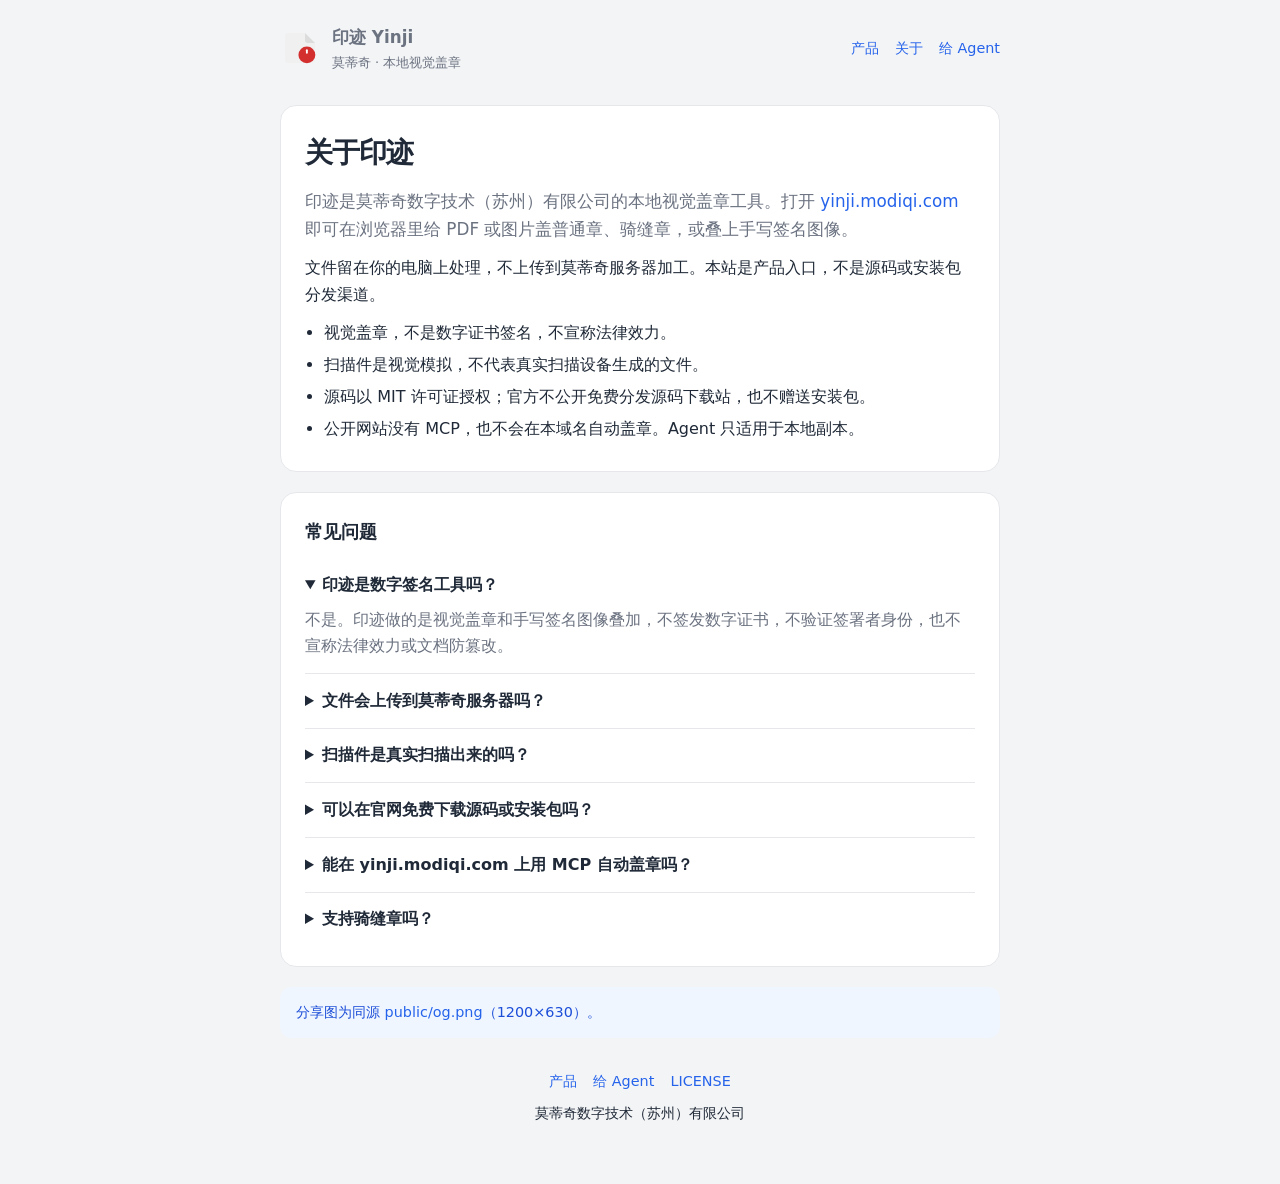
<file: about/index.html>
<!DOCTYPE html>
<html lang="zh-CN">
  <head>
    <meta charset="UTF-8" />
    <meta name="viewport" content="width=device-width, initial-scale=1.0" />
    <meta
      http-equiv="Content-Security-Policy"
      content="default-src 'self'; script-src 'self' 'unsafe-inline'; style-src 'self' 'unsafe-inline'; img-src 'self'; font-src 'self'; connect-src 'none'; base-uri 'self'; form-action 'self'; object-src 'none'; frame-ancestors 'none'"
    />
    <title>关于印迹 Yinji｜本地视觉盖章 - 莫蒂奇</title>
    <meta
      name="description"
      content="印迹（Yinji）是莫蒂奇的本地视觉盖章工具：普通章、骑缝章、手写签名图像都在浏览器里完成。不是数字证书签名；扫描件是视觉模拟。"
    />
    <meta name="keywords" content="印迹, 视觉盖章, 骑缝章" />
    <link rel="canonical" href="https://yinji.modiqi.com/about/" />
    <link rel="alternate" hreflang="zh-CN" href="https://yinji.modiqi.com/about/" />
    <link rel="alternate" hreflang="x-default" href="https://yinji.modiqi.com/about/" />
    <link rel="icon" type="image/svg+xml" href="/public/favicon.svg" />
    <meta property="og:type" content="website" />
    <meta property="og:locale" content="zh_CN" />
    <meta property="og:site_name" content="印迹 Yinji" />
    <meta property="og:title" content="关于印迹 Yinji｜本地视觉盖章 - 莫蒂奇" />
    <meta
      property="og:description"
      content="本地视觉盖章，不是数字证书签名。扫描件为视觉模拟。文件在浏览器本地处理。"
    />
    <meta property="og:url" content="https://yinji.modiqi.com/about/" />
    <meta property="og:image" content="https://yinji.modiqi.com/public/og.png" />
    <meta property="og:image:type" content="image/png" />
    <meta property="og:image:alt" content="印迹 Yinji 本地视觉盖章" />
    <meta name="twitter:card" content="summary" />
    <meta name="twitter:title" content="关于印迹 Yinji｜本地视觉盖章 - 莫蒂奇" />
    <meta
      name="twitter:description"
      content="本地视觉盖章，不是数字证书签名。扫描件为视觉模拟。文件在浏览器本地处理。"
    />
    <meta name="twitter:image" content="https://yinji.modiqi.com/public/og.png" />
    <script type="application/ld+json">
      {
        "@context": "https://schema.org",
        "@graph": [
          {
            "@type": "Organization",
            "@id": "https://www.modiqi.com/#organization",
            "name": "莫蒂奇数字技术（苏州）有限公司",
            "url": "https://www.modiqi.com/"
          },
          {
            "@type": "SoftwareApplication",
            "@id": "https://yinji.modiqi.com/#app",
            "name": "印迹",
            "alternateName": ["Yinji", "印迹 Yinji"],
            "url": "https://yinji.modiqi.com/",
            "description": "在浏览器本地给 PDF 和图片做视觉盖章、骑缝章和手写签名图像叠加。不是数字证书签名。扫描件为视觉模拟。文件不上传到服务器加工。",
            "applicationCategory": "UtilitiesApplication",
            "operatingSystem": "Web browser",
            "browserRequirements": "Requires a modern HTML5 browser. Processing stays on-device.",
            "inLanguage": "zh-CN",
            "softwareVersion": "1.3.0",
            "license": "https://yinji.modiqi.com/LICENSE",
            "creator": { "@id": "https://www.modiqi.com/#organization" },
            "publisher": { "@id": "https://www.modiqi.com/#organization" },
            "offers": {
              "@type": "Offer",
              "url": "https://yinji.modiqi.com/"
            },
            "featureList": [
              "PDF / PNG / JPG 视觉盖章",
              "骑缝章",
              "手写签名图像",
              "扫描视觉模拟",
              "浏览器本地处理"
            ]
          },
          {
            "@type": "FAQPage",
            "@id": "https://yinji.modiqi.com/about/#faq",
            "url": "https://yinji.modiqi.com/about/",
            "inLanguage": "zh-CN",
            "mainEntity": [
              {
                "@type": "Question",
                "name": "印迹是数字签名工具吗？",
                "acceptedAnswer": {
                  "@type": "Answer",
                  "text": "不是。印迹做的是视觉盖章和手写签名图像叠加，不签发数字证书，不验证签署者身份，也不宣称法律效力或文档防篡改。"
                }
              },
              {
                "@type": "Question",
                "name": "文件会上传到莫蒂奇服务器吗？",
                "acceptedAnswer": {
                  "@type": "Answer",
                  "text": "不会。官方站点是产品入口，打开、盖章、导出都在你的浏览器本地完成，文件不上传到服务器加工。"
                }
              },
              {
                "@type": "Question",
                "name": "扫描件是真实扫描出来的吗？",
                "acceptedAnswer": {
                  "@type": "Answer",
                  "text": "不是。扫描件是视觉模拟效果，不代表文件由真实扫描设备生成。"
                }
              },
              {
                "@type": "Question",
                "name": "可以在官网免费下载源码或安装包吗？",
                "acceptedAnswer": {
                  "@type": "Answer",
                  "text": "源码以 MIT 许可证授权给合法取得副本的人。官方不公开免费分发源码下载站，也不把安装包当作赠品提供。本站是浏览器内使用的产品入口。"
                }
              },
              {
                "@type": "Question",
                "name": "能在 yinji.modiqi.com 上用 MCP 自动盖章吗？",
                "acceptedAnswer": {
                  "@type": "Answer",
                  "text": "不能。公开网站不提供 MCP，也不会在该域名上执行 Agent 自动盖章。MCP 与 agent-manifest 只适用于你自己的本地副本。"
                }
              },
              {
                "@type": "Question",
                "name": "支持骑缝章吗？",
                "acceptedAnswer": {
                  "@type": "Answer",
                  "text": "支持在本地给多页文件叠加视觉骑缝章。这仍是视觉效果，不是数字签名。"
                }
              }
            ]
          }
        ]
      }
    </script>
    <style>
      :root {
        --bg: #f3f4f6;
        --surface: #ffffff;
        --text: #1f2937;
        --muted: #6b7280;
        --line: #e5e7eb;
        --primary: #2563eb;
        --primary-bg: #eff6ff;
      }
      * { box-sizing: border-box; margin: 0; padding: 0; }
      body {
        font-family: system-ui, -apple-system, "Segoe UI", "Noto Sans SC", "PingFang SC", sans-serif;
        background: var(--bg);
        color: var(--text);
        line-height: 1.65;
      }
      a { color: var(--primary); text-decoration: none; }
      a:hover { text-decoration: underline; }
      .wrap { max-width: 760px; margin: 0 auto; padding: 1.5rem 1.25rem 3rem; }
      header {
        display: flex;
        align-items: center;
        justify-content: space-between;
        gap: 1rem;
        margin-bottom: 2rem;
      }
      .brand { display: flex; align-items: center; gap: 0.75rem; color: inherit; }
      .brand img { width: 40px; height: 40px; }
      .brand strong { display: block; font-size: 1.05rem; }
      .brand span { display: block; font-size: 0.8rem; color: var(--muted); }
      nav { display: flex; gap: 1rem; font-size: 0.9rem; }
      .card {
        background: var(--surface);
        border: 1px solid var(--line);
        border-radius: 16px;
        padding: 1.5rem 1.5rem 1.25rem;
        margin-bottom: 1.25rem;
      }
      h1 { font-size: 1.75rem; letter-spacing: -0.03em; margin-bottom: 0.75rem; }
      h2 { font-size: 1.15rem; margin: 0 0 0.75rem; }
      p { color: var(--text); margin-bottom: 0.75rem; }
      .lede { font-size: 1.05rem; color: var(--muted); }
      ul { padding-left: 1.2rem; margin-bottom: 0.5rem; }
      li { margin: 0.35rem 0; }
      details {
        border-top: 1px solid var(--line);
        padding: 0.85rem 0;
      }
      details:first-of-type { border-top: 0; }
      summary { cursor: pointer; font-weight: 600; }
      details p { margin: 0.5rem 0 0; color: var(--muted); }
      .note {
        background: var(--primary-bg);
        border-radius: 12px;
        padding: 0.85rem 1rem;
        color: #1d4ed8;
        font-size: 0.9rem;
      }
      footer {
        margin-top: 2rem;
        font-size: 0.85rem;
        color: var(--muted);
        text-align: center;
      }
      footer nav { justify-content: center; margin-bottom: 0.5rem; }
    </style>
  </head>
  <body>
    <div class="wrap">
      <header>
        <a class="brand" href="/">
          <img src="/public/favicon.svg" alt="" width="40" height="40" />
          <span>
            <strong>印迹 Yinji</strong>
            <span>莫蒂奇 · 本地视觉盖章</span>
          </span>
        </a>
        <nav aria-label="站点">
          <a href="/">产品</a>
          <a href="/about/" aria-current="page">关于</a>
          <a href="/for-agents/">给 Agent</a>
        </nav>
      </header>

      <article class="card">
        <h1>关于印迹</h1>
        <p class="lede">
          印迹是莫蒂奇数字技术（苏州）有限公司的本地视觉盖章工具。打开
          <a href="https://yinji.modiqi.com/">yinji.modiqi.com</a>
          即可在浏览器里给 PDF 或图片盖普通章、骑缝章，或叠上手写签名图像。
        </p>
        <p>
          文件留在你的电脑上处理，不上传到莫蒂奇服务器加工。本站是产品入口，不是源码或安装包分发渠道。
        </p>
        <ul>
          <li>视觉盖章，不是数字证书签名，不宣称法律效力。</li>
          <li>扫描件是视觉模拟，不代表真实扫描设备生成的文件。</li>
          <li>源码以 MIT 许可证授权；官方不公开免费分发源码下载站，也不赠送安装包。</li>
          <li>公开网站没有 MCP，也不会在本域名自动盖章。Agent 只适用于本地副本。</li>
        </ul>
      </article>

      <section class="card" id="faq" aria-labelledby="faq-heading">
        <h2 id="faq-heading">常见问题</h2>
        <details open>
          <summary>印迹是数字签名工具吗？</summary>
          <p>不是。印迹做的是视觉盖章和手写签名图像叠加，不签发数字证书，不验证签署者身份，也不宣称法律效力或文档防篡改。</p>
        </details>
        <details>
          <summary>文件会上传到莫蒂奇服务器吗？</summary>
          <p>不会。官方站点是产品入口，打开、盖章、导出都在你的浏览器本地完成，文件不上传到服务器加工。</p>
        </details>
        <details>
          <summary>扫描件是真实扫描出来的吗？</summary>
          <p>不是。扫描件是视觉模拟效果，不代表文件由真实扫描设备生成。</p>
        </details>
        <details>
          <summary>可以在官网免费下载源码或安装包吗？</summary>
          <p>源码以 MIT 许可证授权给合法取得副本的人。官方不公开免费分发源码下载站，也不把安装包当作赠品提供。本站是浏览器内使用的产品入口。</p>
        </details>
        <details>
          <summary>能在 yinji.modiqi.com 上用 MCP 自动盖章吗？</summary>
          <p>不能。公开网站不提供 MCP，也不会在该域名上执行 Agent 自动盖章。MCP 与 agent-manifest 只适用于你自己的本地副本。</p>
        </details>
        <details>
          <summary>支持骑缝章吗？</summary>
          <p>支持在本地给多页文件叠加视觉骑缝章。这仍是视觉效果，不是数字签名。</p>
        </details>
      </section>

      <p class="note">
        分享图为同源 <a href="/public/og.png">public/og.png</a>（1200×630）。
      </p>

      <footer>
        <nav aria-label="页脚">
          <a href="/">产品</a>
          <a href="/for-agents/">给 Agent</a>
          <a href="/LICENSE">LICENSE</a>
        </nav>
        <p>莫蒂奇数字技术（苏州）有限公司</p>
      </footer>
    </div>
  </body>
</html>
</file>
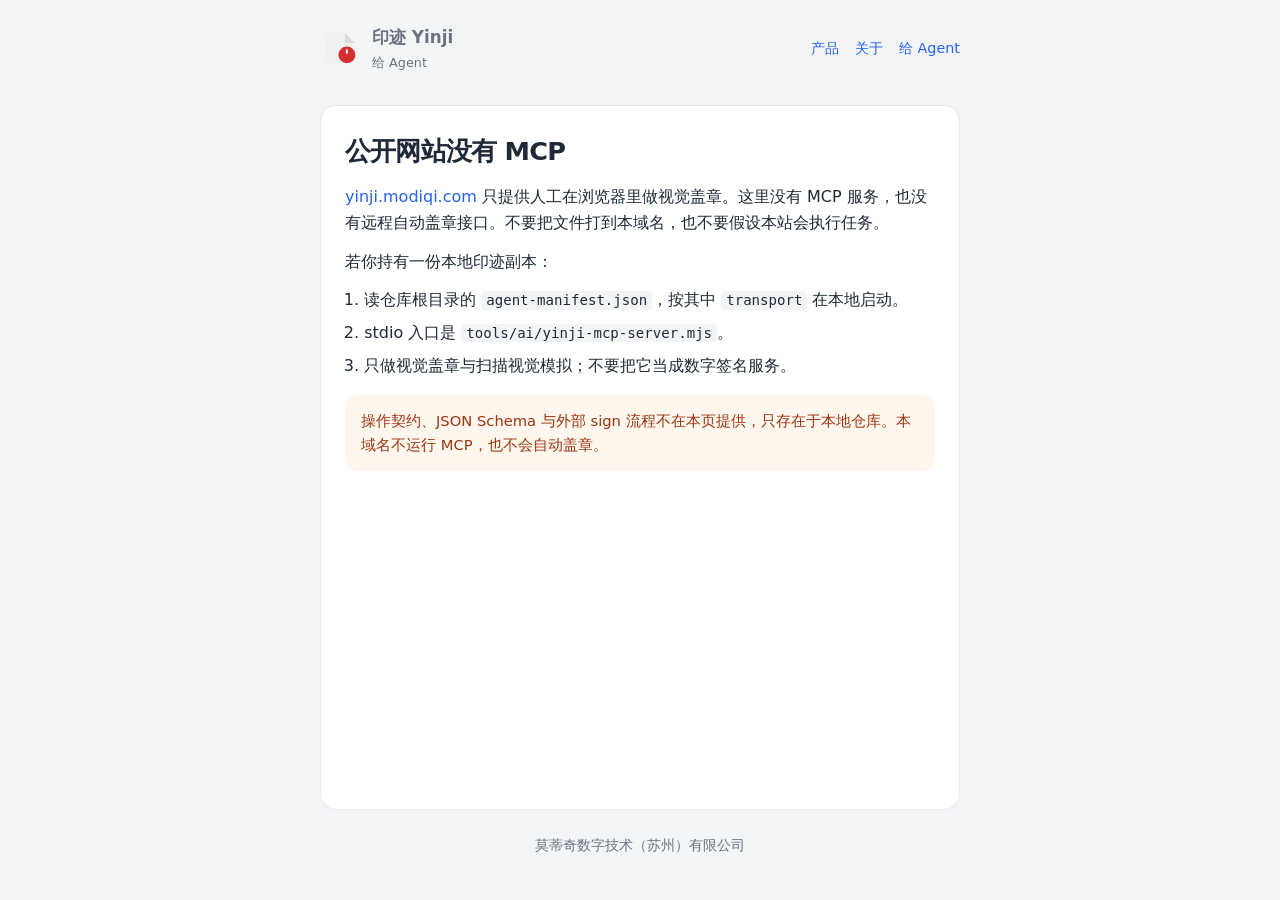
<file: for-agents/index.html>
<!DOCTYPE html>
<html lang="zh-CN">
  <head>
    <meta charset="UTF-8" />
    <meta name="viewport" content="width=device-width, initial-scale=1.0" />
    <meta
      http-equiv="Content-Security-Policy"
      content="default-src 'self'; script-src 'none'; style-src 'self' 'unsafe-inline'; img-src 'self'; font-src 'self'; connect-src 'none'; base-uri 'self'; form-action 'self'; object-src 'none'; frame-ancestors 'none'"
    />
    <title>给 Agent｜印迹 Yinji - 莫蒂奇</title>
    <meta
      name="description"
      content="yinji.modiqi.com 公开网站不提供 MCP，也不会远程自动盖章。Agent 只适用于你自己的本地印迹副本：agent-manifest 与 yinji-mcp-server。"
    />
    <meta name="keywords" content="印迹, 视觉盖章, 骑缝章" />
    <link rel="canonical" href="https://yinji.modiqi.com/for-agents/" />
    <link rel="alternate" hreflang="zh-CN" href="https://yinji.modiqi.com/for-agents/" />
    <link rel="alternate" hreflang="x-default" href="https://yinji.modiqi.com/for-agents/" />
    <link rel="icon" type="image/svg+xml" href="/public/favicon.svg" />
    <meta property="og:type" content="website" />
    <meta property="og:locale" content="zh_CN" />
    <meta property="og:site_name" content="印迹 Yinji" />
    <meta property="og:title" content="给 Agent｜印迹 Yinji - 莫蒂奇" />
    <meta
      property="og:description"
      content="公开网站无 MCP。Agent 只在本地副本使用 agent-manifest 与 yinji-mcp-server。"
    />
    <meta property="og:url" content="https://yinji.modiqi.com/for-agents/" />
    <meta property="og:image" content="https://yinji.modiqi.com/public/og.png" />
    <meta property="og:image:type" content="image/png" />
    <meta name="twitter:card" content="summary" />
    <meta name="twitter:title" content="给 Agent｜印迹 Yinji - 莫蒂奇" />
    <meta
      name="twitter:description"
      content="公开网站无 MCP。Agent 只在本地副本使用 agent-manifest 与 yinji-mcp-server。"
    />
    <meta name="twitter:image" content="https://yinji.modiqi.com/public/og.png" />
    <style>
      :root {
        --bg: #f3f4f6;
        --surface: #ffffff;
        --text: #1f2937;
        --muted: #6b7280;
        --line: #e5e7eb;
        --primary: #2563eb;
      }
      * { box-sizing: border-box; margin: 0; padding: 0; }
      html, body { height: 100%; }
      body {
        font-family: system-ui, -apple-system, "Segoe UI", "Noto Sans SC", "PingFang SC", sans-serif;
        background: var(--bg);
        color: var(--text);
        line-height: 1.65;
        min-height: 100vh;
      }
      a { color: var(--primary); text-decoration: none; }
      a:hover { text-decoration: underline; }
      .wrap {
        max-width: 680px;
        margin: 0 auto;
        padding: 1.5rem 1.25rem 2rem;
        min-height: 100vh;
        display: flex;
        flex-direction: column;
      }
      header {
        display: flex;
        align-items: center;
        justify-content: space-between;
        gap: 1rem;
        margin-bottom: 2rem;
      }
      .brand { display: flex; align-items: center; gap: 0.75rem; color: inherit; }
      .brand img { width: 40px; height: 40px; }
      .brand strong { display: block; font-size: 1.05rem; }
      .brand span { display: block; font-size: 0.8rem; color: var(--muted); }
      nav { display: flex; gap: 1rem; font-size: 0.9rem; }
      .card {
        background: var(--surface);
        border: 1px solid var(--line);
        border-radius: 16px;
        padding: 1.5rem;
        flex: 1;
      }
      h1 { font-size: 1.6rem; letter-spacing: -0.03em; margin-bottom: 0.75rem; }
      p { margin-bottom: 0.75rem; }
      ol { padding-left: 1.2rem; margin: 0.5rem 0 1rem; }
      li { margin: 0.4rem 0; }
      code {
        font-family: ui-monospace, SFMono-Regular, Menlo, Consolas, monospace;
        font-size: 0.88em;
        background: #f3f4f6;
        padding: 0.1em 0.35em;
        border-radius: 4px;
      }
      .warn {
        margin-top: 1rem;
        padding: 0.85rem 1rem;
        border-radius: 12px;
        background: #fff7ed;
        color: #9a3412;
        font-size: 0.92rem;
      }
      footer {
        margin-top: 1.5rem;
        font-size: 0.85rem;
        color: var(--muted);
        text-align: center;
      }
    </style>
  </head>
  <body>
    <div class="wrap">
      <header>
        <a class="brand" href="/">
          <img src="/public/favicon.svg" alt="" width="40" height="40" />
          <span>
            <strong>印迹 Yinji</strong>
            <span>给 Agent</span>
          </span>
        </a>
        <nav aria-label="站点">
          <a href="/">产品</a>
          <a href="/about/">关于</a>
          <a href="/for-agents/" aria-current="page">给 Agent</a>
        </nav>
      </header>

      <main class="card">
        <h1>公开网站没有 MCP</h1>
        <p>
          <a href="https://yinji.modiqi.com/">yinji.modiqi.com</a>
          只提供人工在浏览器里做视觉盖章。这里没有 MCP 服务，也没有远程自动盖章接口。不要把文件打到本域名，也不要假设本站会执行任务。
        </p>
        <p>若你持有一份本地印迹副本：</p>
        <ol>
          <li>读仓库根目录的 <code>agent-manifest.json</code>，按其中 <code>transport</code> 在本地启动。</li>
          <li>stdio 入口是 <code>tools/ai/yinji-mcp-server.mjs</code>。</li>
          <li>只做视觉盖章与扫描视觉模拟；不要把它当成数字签名服务。</li>
        </ol>
        <p class="warn">
          操作契约、JSON Schema 与外部 sign 流程不在本页提供，只存在于本地仓库。本域名不运行 MCP，也不会自动盖章。
        </p>
      </main>

      <footer>
        <p>莫蒂奇数字技术（苏州）有限公司</p>
      </footer>
    </div>
  </body>
</html>
</file>
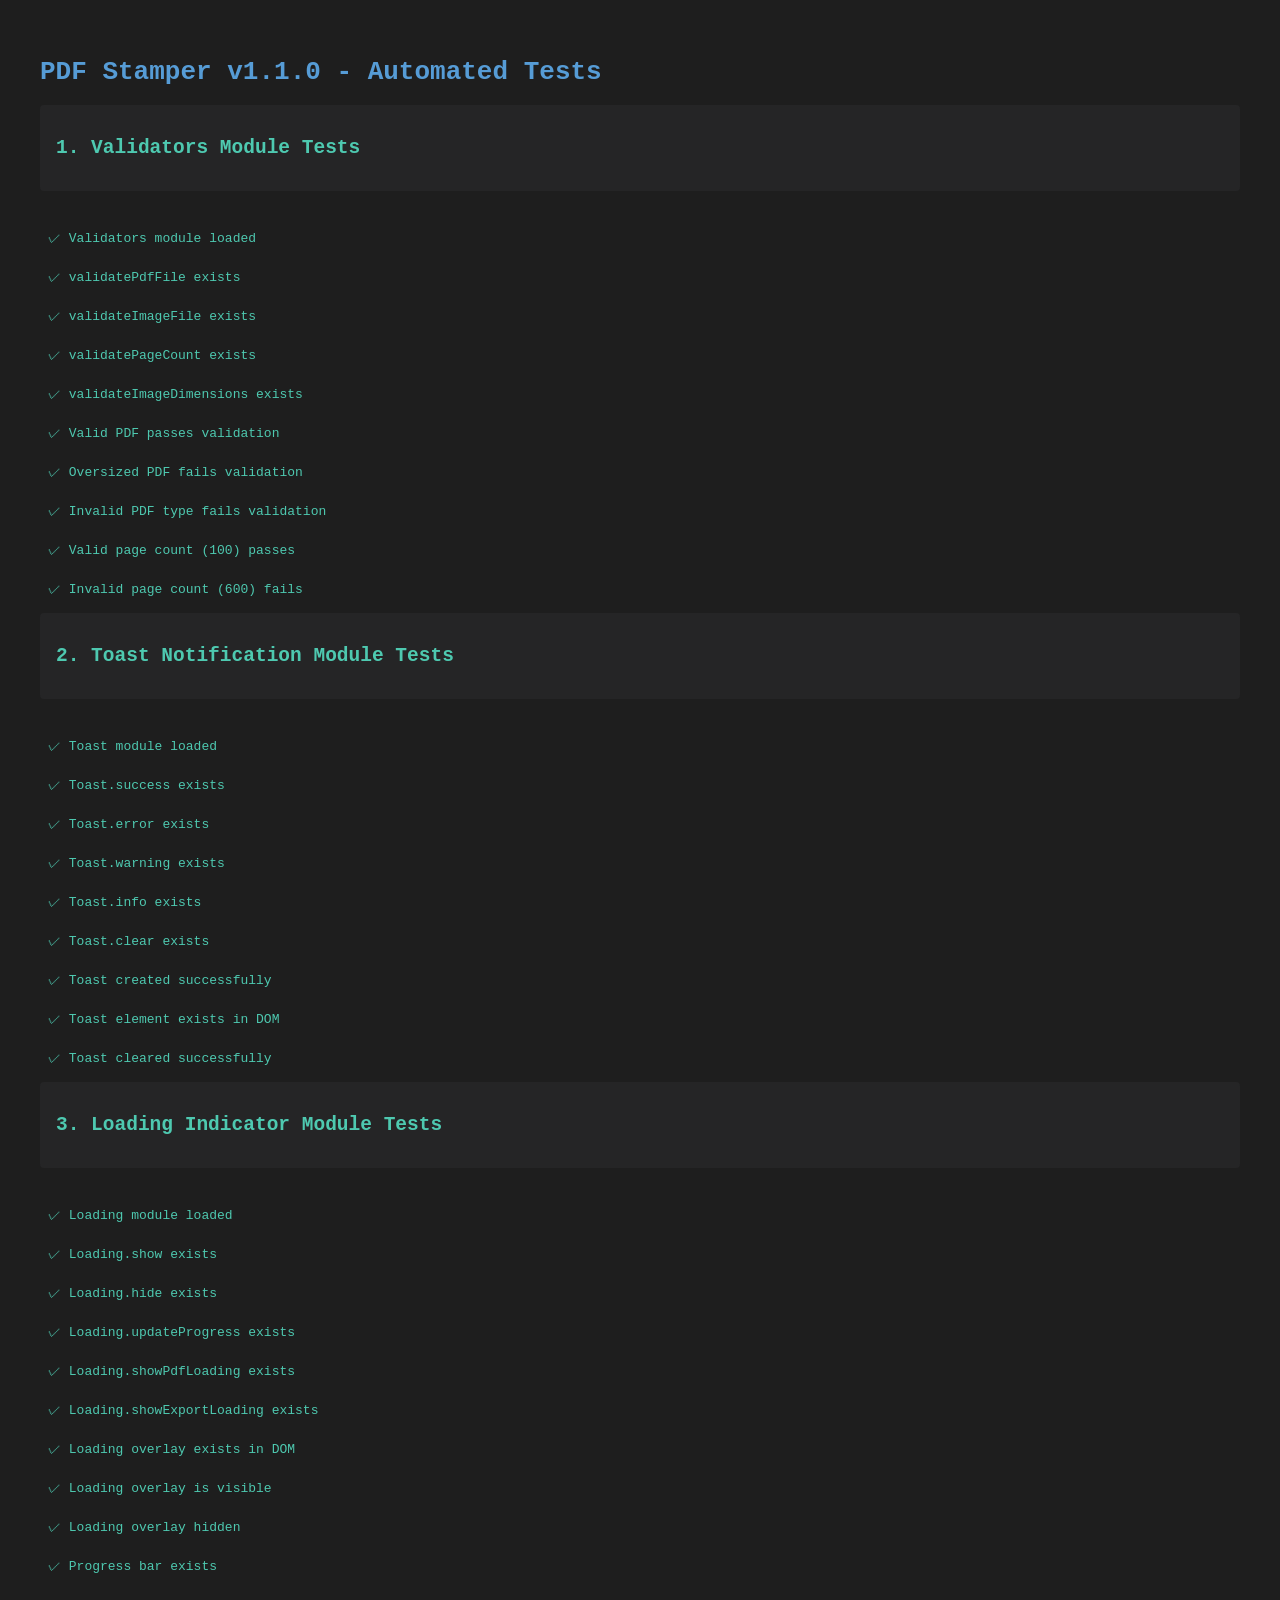
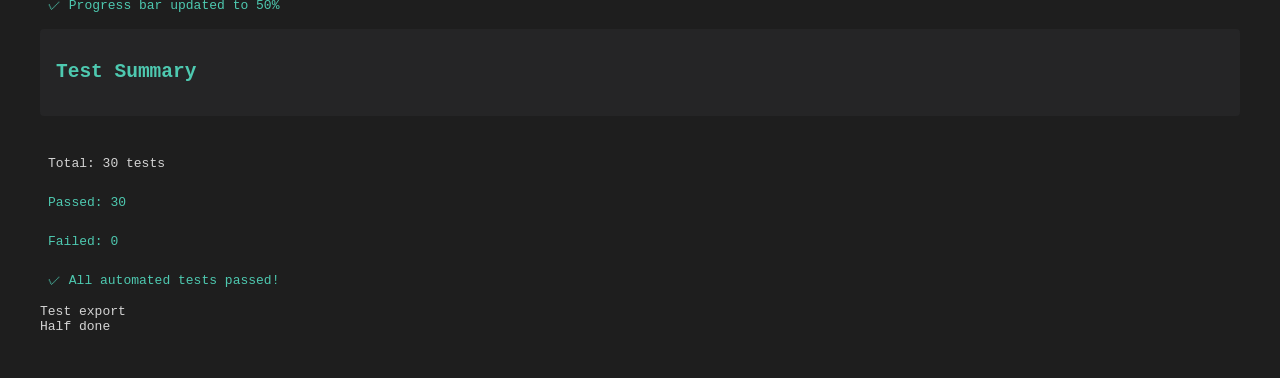
<file: docs/test-automated.html>
<!DOCTYPE html>
<html lang="zh-CN">
<head>
  <meta charset="UTF-8">
  <meta name="viewport" content="width=device-width, initial-scale=1.0">
  <title>PDF Stamper - Automated Tests</title>
  <style>
    body { font-family: monospace; padding: 2rem; background: #1e1e1e; color: #d4d4d4; }
    .test-section { margin-bottom: 2rem; padding: 1rem; background: #252526; border-radius: 4px; }
    .test-case { padding: 0.5rem; margin: 0.5rem 0; }
    .pass { color: #4ec9b0; }
    .fail { color: #f48771; }
    .pending { color: #dcdcaa; }
    h1 { color: #569cd6; }
    h2 { color: #4ec9b0; margin-top: 1rem; }
    pre { background: #1e1e1e; padding: 1rem; border-radius: 4px; overflow-x: auto; }
  </style>
</head>
<body>
  <h1>PDF Stamper v1.1.0 - Automated Tests</h1>
  <div id="test-results"></div>

  <script src="../src/utils/validators.js"></script>
  <script src="../src/ui/notifications.js"></script>
  <script src="../src/ui/loading.js"></script>

  <script>
    const results = document.getElementById('test-results');
    let passCount = 0;
    let failCount = 0;

    function log(message, type = 'info') {
      const div = document.createElement('div');
      div.className = `test-case ${type}`;
      div.textContent = message;
      results.appendChild(div);

      if (type === 'pass') passCount++;
      if (type === 'fail') failCount++;
    }

    function section(title) {
      const div = document.createElement('div');
      div.className = 'test-section';
      div.innerHTML = `<h2>${title}</h2>`;
      results.appendChild(div);
      return div;
    }

    function assert(condition, message) {
      if (condition) {
        log(`✓ ${message}`, 'pass');
        return true;
      } else {
        log(`✗ ${message}`, 'fail');
        return false;
      }
    }

    // Run tests
    async function runTests() {
      // Test 1: Validators Module
      section('1. Validators Module Tests');
      assert(typeof window.Validators === 'object', 'Validators module loaded');
      assert(typeof window.Validators.validatePdfFile === 'function', 'validatePdfFile exists');
      assert(typeof window.Validators.validateImageFile === 'function', 'validateImageFile exists');
      assert(typeof window.Validators.validatePageCount === 'function', 'validatePageCount exists');
      assert(typeof window.Validators.validateImageDimensions === 'function', 'validateImageDimensions exists');

      // Test PDF validation
      const mockPdfValid = { type: 'application/pdf', size: 1024 * 1024 }; // 1MB
      const mockPdfTooLarge = { type: 'application/pdf', size: 60 * 1024 * 1024 }; // 60MB
      const mockPdfInvalidType = { type: 'text/plain', size: 1024 };

      const validResult = window.Validators.validatePdfFile(mockPdfValid);
      assert(validResult.valid === true, 'Valid PDF passes validation');

      const largeResult = window.Validators.validatePdfFile(mockPdfTooLarge);
      assert(largeResult.valid === false, 'Oversized PDF fails validation');

      const typeResult = window.Validators.validatePdfFile(mockPdfInvalidType);
      assert(typeResult.valid === false, 'Invalid PDF type fails validation');

      // Test page count validation
      const pageResult1 = window.Validators.validatePageCount(100);
      assert(pageResult1.valid === true, 'Valid page count (100) passes');

      const pageResult2 = window.Validators.validatePageCount(600);
      assert(pageResult2.valid === false, 'Invalid page count (600) fails');

      // Test 2: Toast Notification Module
      section('2. Toast Notification Module Tests');
      assert(typeof window.Toast === 'object', 'Toast module loaded');
      assert(typeof window.Toast.success === 'function', 'Toast.success exists');
      assert(typeof window.Toast.error === 'function', 'Toast.error exists');
      assert(typeof window.Toast.warning === 'function', 'Toast.warning exists');
      assert(typeof window.Toast.info === 'function', 'Toast.info exists');
      assert(typeof window.Toast.clear === 'function', 'Toast.clear exists');

      // Test toast creation
      const toast = window.Toast.info('Test toast', 0);
      assert(toast !== null, 'Toast created successfully');
      assert(document.querySelector('.toast') !== null, 'Toast element exists in DOM');
      window.Toast.clear();
      await new Promise(resolve => setTimeout(resolve, 400)); // Wait for animation
      assert(document.querySelector('.toast') === null, 'Toast cleared successfully');

      // Test 3: Loading Module
      section('3. Loading Indicator Module Tests');
      assert(typeof window.Loading === 'object', 'Loading module loaded');
      assert(typeof window.Loading.show === 'function', 'Loading.show exists');
      assert(typeof window.Loading.hide === 'function', 'Loading.hide exists');
      assert(typeof window.Loading.updateProgress === 'function', 'Loading.updateProgress exists');
      assert(typeof window.Loading.showPdfLoading === 'function', 'Loading.showPdfLoading exists');
      assert(typeof window.Loading.showExportLoading === 'function', 'Loading.showExportLoading exists');

      // Test loading overlay
      window.Loading.show('Test loading');
      await new Promise(resolve => setTimeout(resolve, 100));
      assert(document.querySelector('.loading-overlay') !== null, 'Loading overlay exists in DOM');
      assert(document.querySelector('.loading-show') !== null, 'Loading overlay is visible');
      window.Loading.hide();
      await new Promise(resolve => setTimeout(resolve, 400));
      assert(document.querySelector('.loading-show') === null, 'Loading overlay hidden');

      // Test progress bar
      window.Loading.showExportLoading('Test export');
      await new Promise(resolve => setTimeout(resolve, 100));
      window.Loading.updateProgress(50, 'Half done');
      const progressBar = document.querySelector('.loading-progress-bar');
      assert(progressBar !== null, 'Progress bar exists');
      assert(progressBar.style.width === '50%', 'Progress bar updated to 50%');
      window.Loading.hide();

      // Summary
      section('Test Summary');
      log(`Total: ${passCount + failCount} tests`, 'info');
      log(`Passed: ${passCount}`, 'pass');
      log(`Failed: ${failCount}`, failCount > 0 ? 'fail' : 'pass');

      if (failCount === 0) {
        log('✓ All automated tests passed!', 'pass');
      } else {
        log(`✗ ${failCount} test(s) failed`, 'fail');
      }
    }

    // Run tests on load
    runTests().catch(err => {
      log(`Test suite error: ${err.message}`, 'fail');
      console.error(err);
    });
  </script>
</body>
</html>
</file>
